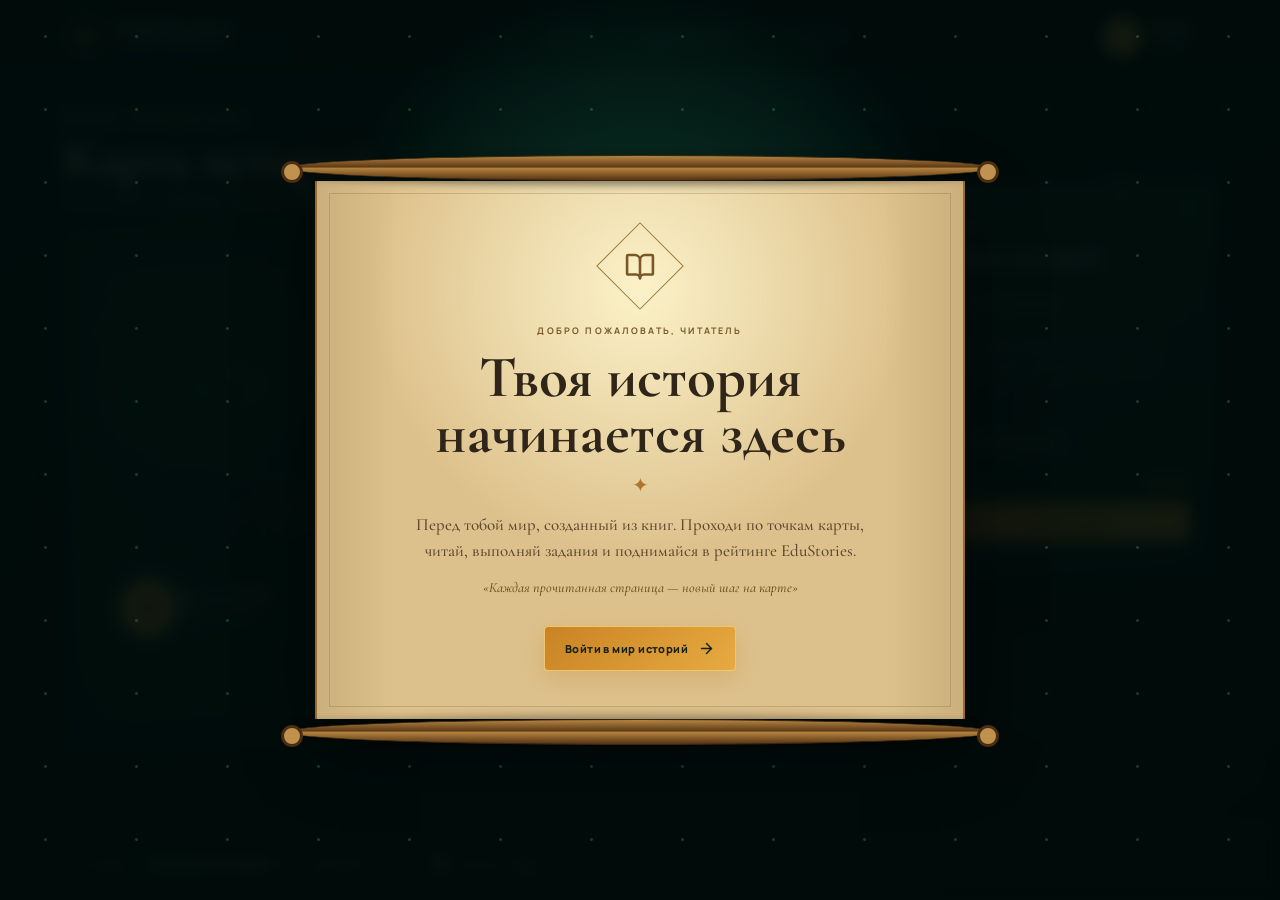
<file: index.html>
<!doctype html>
<html lang="ru">
  <head>
    <meta charset="UTF-8" />
    <meta name="viewport" content="width=device-width, initial-scale=1.0" />
    <meta name="theme-color" content="#061613" />
    <meta name="description" content="Образовательная карта чтения EduStories: книги, задания, опыт и командные приключения." />
    <meta name="robots" content="index, follow" />
    <title>EduStories — карта историй</title>
    <script type="module" crossorigin src="./assets/index-DaOrdLtp.js"></script>
    <link rel="stylesheet" crossorigin href="./assets/index-CH4ggRWC.css">
  </head>
  <body>
    <div id="root"></div>
  </body>
</html>
</file>
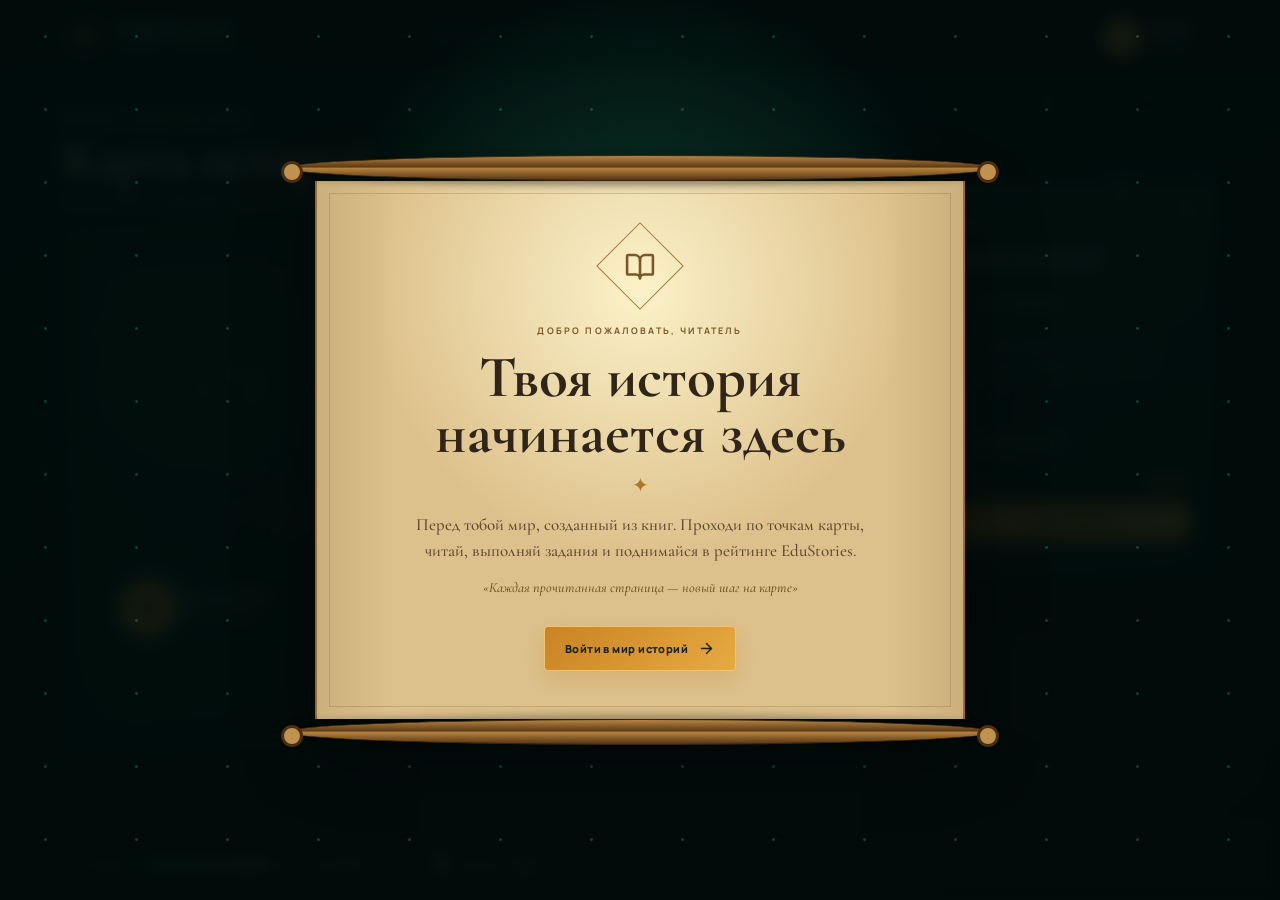
<file: docs/index.html>
<!doctype html>
<html lang="ru">
  <head>
    <meta charset="UTF-8" />
    <meta name="viewport" content="width=device-width, initial-scale=1.0" />
    <meta name="theme-color" content="#061613" />
    <meta name="description" content="Образовательная карта чтения EduStories: книги, задания, опыт и командные приключения." />
    <meta name="robots" content="index, follow" />
    <title>EduStories — карта историй</title>
    <script type="module" crossorigin src="./assets/index-7ZPAwcEN.js"></script>
    <link rel="stylesheet" crossorigin href="./assets/index-DwdhBijv.css">
  </head>
  <body>
    <div id="root"></div>
  </body>
</html>
</file>
<file: assets/index-CH4ggRWC.css>
@import"https://fonts.googleapis.com/css2?family=Cormorant+Garamond:ital,wght@0,500;0,600;0,700;1,500&family=Manrope:wght@400;500;600;700&display=swap";:root{font-family:Manrope,sans-serif;color:#eaf7ed;background:#061613;font-synthesis:none}*{box-sizing:border-box}html{scroll-behavior:smooth}body{margin:0;min-width:320px;min-height:100vh;overflow-x:hidden}button,a{font:inherit}button{color:inherit}button:focus-visible,a:focus-visible{outline:2px solid #e7ad49;outline-offset:3px}.app-shell{min-height:100vh;position:relative;overflow:hidden;background:radial-gradient(circle at 54% 32%,rgba(34,130,102,.22),transparent 34%),linear-gradient(160deg,#081e1a,#061411 54%,#030b0a)}.app-shell:before{content:"";position:absolute;top:74px;right:0;bottom:0;left:0;opacity:.24;pointer-events:none;background-image:radial-gradient(circle,rgba(116,242,181,.65) 0 1px,transparent 1.6px);background-size:74px 83px;-webkit-mask-image:linear-gradient(to bottom,black,transparent 78%);mask-image:linear-gradient(to bottom,black,transparent 78%)}.ambient{position:absolute;border-radius:50%;filter:blur(60px);pointer-events:none}.ambient-one{width:340px;height:340px;background:#158a641f;left:8%;top:20%}.ambient-two{width:280px;height:280px;background:#d2912f12;right:4%;bottom:8%}.topbar{height:74px;padding:0 clamp(20px,5vw,74px);display:flex;align-items:center;justify-content:space-between;border-bottom:1px solid rgba(126,208,166,.12);background:#041310d1;-webkit-backdrop-filter:blur(18px);backdrop-filter:blur(18px);position:relative;z-index:5}.brand{display:flex;align-items:center;gap:12px;color:#c9f3d8;text-decoration:none}.brand-mark{width:43px;height:43px;display:grid;place-items:center;border:1px solid rgba(201,243,216,.35);transform:rotate(45deg)}.brand-mark svg{transform:rotate(-45deg);color:#e7ad49}.brand b{display:block;font:700 25px/1 Cormorant Garamond,serif;letter-spacing:.02em}.brand small{display:block;margin-top:4px;font-size:8px;letter-spacing:.25em;text-transform:uppercase;color:#60b98e}.topbar nav{display:flex;gap:clamp(24px,4vw,62px)}.topbar nav a{color:#80b59d;text-decoration:none;font:600 12px Manrope,sans-serif;letter-spacing:.12em;text-transform:uppercase;transition:.2s}.topbar nav a:hover{color:#d3f4df}.profile-chip{display:flex;align-items:center;gap:10px;min-width:112px}.level-badge{width:36px;height:36px;display:grid;place-items:center;border-radius:50%;background:#e7ad49;color:#172018;font-weight:800;box-shadow:0 0 22px #e7ad4940}.profile-chip b,.profile-chip span{display:block}.profile-chip b{font-size:12px}.profile-chip span{color:#73aa91;font-size:9px;margin-top:2px}.map-layout{min-height:calc(100vh - 146px);padding:34px clamp(20px,5vw,74px) 28px;position:relative;z-index:2}.map-heading{display:flex;justify-content:space-between;align-items:flex-end;margin-bottom:22px}.eyebrow{color:#67dba4;text-transform:uppercase;letter-spacing:.24em;font-size:9px;font-weight:700;display:inline-flex;align-items:center;gap:7px}.eyebrow.dark{color:#7a5727}.map-heading h1,.class-panel h2,.quick-guide h2{margin:5px 0 1px;font:600 clamp(37px,4vw,58px)/1 "Cormorant Garamond",serif;color:#e3f5e9}.map-heading p{margin:4px 0 0;color:#7aaa94;font:italic 16px Cormorant Garamond,serif}.guide-button{border:1px solid rgba(87,199,146,.38);background:#07251ea6;border-radius:5px;padding:10px 15px;display:flex;gap:8px;align-items:center;cursor:pointer;color:#a9dfc1;transition:.2s;font-size:12px}.guide-button:hover{background:#155d4880;border-color:#59c18f}.map-stage{height:min(58vh,590px);min-height:430px;position:relative;margin-right:325px;border:1px solid rgba(90,166,132,.12);border-radius:10px;overflow:hidden;background:radial-gradient(ellipse at 78% 75%,rgba(22,104,76,.23),transparent 25%),radial-gradient(ellipse at 23% 28%,rgba(36,118,88,.16),transparent 24%),linear-gradient(150deg,#0d3128db,#051814eb);box-shadow:inset 0 0 70px #00000061,0 18px 50px #0000002e}.map-stage:before{content:"";position:absolute;top:0;right:0;bottom:0;left:0;opacity:.16;background:repeating-radial-gradient(ellipse at 20% 30%,transparent 0 28px,#7ab397 29px 30px,transparent 31px 48px)}.route{position:absolute;top:0;right:0;bottom:0;left:0;width:100%;height:100%;overflow:visible}.route path{fill:none;stroke:#ddb15c9e;stroke-width:2.1;stroke-dasharray:7 8;filter:drop-shadow(0 0 5px rgba(221,177,92,.2))}.terrain{position:absolute;opacity:.22;border:1px solid #76b091;transform:rotate(45deg)}.terrain-a{width:95px;height:95px;left:14%;top:15%}.terrain-b{width:140px;height:140px;right:20%;bottom:5%;border-radius:50%}.terrain-c{width:55px;height:55px;right:7%;top:14%}.map-label{position:absolute;color:#7bb19761;font:italic 17px Cormorant Garamond,serif;transform:rotate(-8deg)}.label-a{left:31%;top:19%}.label-b{right:5%;bottom:12%}.map-node{position:absolute;transform:translate(-50%,-50%);border:0;background:transparent;cursor:pointer;padding:0;z-index:2}.node-ring{width:48px;height:48px;display:grid;place-items:center;border-radius:50%;border:1px solid #65cd9b;background:#092a21;color:#b7efcf;transition:.25s;box-shadow:0 0 0 6px #3eaa771a,0 6px 18px #00000073}.node-copy{position:absolute;left:55px;top:3px;width:150px;text-align:left;pointer-events:none}.node-copy b,.node-copy small{display:block;white-space:nowrap}.node-copy b{font:600 15px Cormorant Garamond,serif;color:#d9f3e4}.node-copy small{color:#72a98f;font-size:9px;margin-top:3px}.map-node:hover .node-ring,.map-node.selected .node-ring{transform:scale(1.12);background:#125c43;box-shadow:0 0 0 8px #49cf911a,0 0 28px #40de9347}.map-node.active .node-ring{background:#dd9f3f;color:#152319;border-color:#ffd384;animation:nodePulse 2.2s infinite}.map-node.done .node-ring{background:#1d7153}.map-node.locked{cursor:not-allowed}.map-node.locked .node-ring{background:#152521;color:#577267;border-color:#415e52;box-shadow:none}.map-node.locked .node-copy{opacity:.4}@keyframes nodePulse{50%{box-shadow:0 0 0 11px #dea04000,0 0 28px #dea04061}}.quest-card{position:absolute;right:clamp(20px,5vw,74px);top:112px;width:296px;min-height:390px;padding:26px;background:linear-gradient(155deg,#123a2ff5,#051c17fa);border:1px solid rgba(104,204,158,.28);border-radius:8px;box-shadow:0 24px 55px #00000059}.quest-card:before{content:"";position:absolute;top:7px;right:7px;bottom:7px;left:7px;border:1px solid rgba(109,198,156,.09);pointer-events:none}.close-card,.modal-close{position:absolute;right:14px;top:14px;border:0;background:transparent;color:#6f9d88;cursor:pointer}.quest-chapter{color:#d9a854;letter-spacing:.2em;text-transform:uppercase;font-size:8px}.quest-card h2{font:600 26px/1.05 Cormorant Garamond,serif;margin:8px 26px 12px 0}.book-title{display:flex;align-items:center;gap:8px;color:#8fdfb6;font-size:11px;border-block:1px solid rgba(107,181,146,.14);padding:10px 0}.quest-card>p{color:#9cb8aa;font:italic 14px/1.55 Cormorant Garamond,serif;min-height:82px}.task-type{display:flex;gap:7px;align-items:center;color:#c2ddcf;font-size:10px;margin:18px 0 12px}.reward-row{display:flex;align-items:center;justify-content:space-between;padding:11px 0;border-top:1px solid rgba(107,181,146,.14);font-size:10px;color:#7fa18f}.reward-row strong{color:#efbc60;font-size:14px}.empty-card{min-height:330px;display:grid;place-content:center;text-align:center;color:#729583}.primary-button{border:1px solid #f2c56d;border-radius:4px;background:linear-gradient(135deg,#c98323,#e7aa41);color:#152118;padding:13px 20px;display:inline-flex;align-items:center;justify-content:center;gap:10px;cursor:pointer;font-weight:800;font-size:11px;letter-spacing:.04em;box-shadow:0 8px 24px #b4731938;transition:.2s}.primary-button:hover:not(:disabled){transform:translateY(-2px);filter:brightness(1.08)}.primary-button:disabled{opacity:.4;cursor:not-allowed;filter:grayscale(.4)}.primary-button.compact{width:100%;padding:11px 8px;font-size:9px}.statusbar{height:72px;padding:0 clamp(20px,5vw,74px);display:flex;align-items:center;gap:35px;border-top:1px solid rgba(126,208,166,.12);background:#030e0cc7;position:relative;z-index:3}.progress-block{display:grid;grid-template-columns:auto 155px auto;align-items:center;gap:10px;font-size:9px;color:#78a08d}.progress-block b{color:#d5ad67}.progress-track{width:155px;height:5px;background:#183a30;border-radius:4px;overflow:hidden}.progress-track i{display:block;height:100%;background:linear-gradient(90deg,#42bd83,#dfad4f)}.rank-mini{display:flex;align-items:center;gap:8px;border-left:1px solid rgba(112,169,143,.2);padding-left:30px;color:#78a08d;font-size:9px}.rank-mini svg{color:#dba74e}.rank-mini b{font:700 21px Cormorant Garamond,serif;color:#dff4e7}.leaders{margin-left:auto;display:flex;gap:14px}.leaders span{font-size:8px;color:#7a9c8d;display:flex;align-items:center;gap:5px}.leaders i{width:16px;height:16px;border:1px solid #466d5b;border-radius:50%;display:grid;place-items:center;font-style:normal}.leaders b{color:#c89a4b}.onboarding,.modal-backdrop{position:fixed;top:0;right:0;bottom:0;left:0;z-index:50;display:grid;place-items:center;padding:22px;background:#020f0cd6;-webkit-backdrop-filter:blur(8px);backdrop-filter:blur(8px);overflow-y:auto}.onboarding{background:radial-gradient(circle at 50% 35%,rgba(22,95,70,.58),transparent 38%),#010c0ae8}.onboarding-stars{position:fixed;top:0;right:0;bottom:0;left:0;pointer-events:none;background-image:radial-gradient(circle,rgba(104,255,179,.55) 0 1px,transparent 1.8px);background-size:91px 73px;opacity:.35}.scroll{width:min(650px,92vw);position:relative;color:#382518;transform-origin:center}.scroll-content{padding:54px 74px 48px;text-align:center;background:linear-gradient(90deg,rgba(92,57,22,.13),transparent 12%,transparent 88%,rgba(92,57,22,.13)),radial-gradient(circle at 50% 20%,rgba(255,247,207,.9),transparent 50%),#ddc18c;border-inline:2px solid #9a6b31;box-shadow:0 28px 70px #0000007a;position:relative}.scroll-content:after{content:"";position:absolute;top:12px;right:12px;bottom:12px;left:12px;border:1px solid rgba(105,69,31,.22);pointer-events:none}.scroll-rod{position:relative;z-index:2;height:26px;margin-inline:-28px;border-radius:50%;background:linear-gradient(#b48543,#5f3b17 45%,#b0803d 52%,#573314);border:1px solid #3b260f;box-shadow:0 4px 9px #00000073}.scroll-rod:before,.scroll-rod:after{content:"";position:absolute;top:5px;width:16px;height:16px;border-radius:50%;background:#c09250;border:3px solid #4b2d12}.scroll-rod:before{left:-7px}.scroll-rod:after{right:-7px}.scroll-rod.bottom{box-shadow:0 -4px 9px #00000052}.scroll-emblem{width:62px;height:62px;margin:0 auto 20px;display:grid;place-items:center;color:#7a5727;border:1px solid #9f753b;transform:rotate(45deg)}.scroll-emblem svg{transform:rotate(-45deg)}.scroll h2{margin:10px 0;font:700 clamp(38px,5vw,59px)/.95 "Cormorant Garamond",serif;color:#2f2519}.scroll p{max-width:470px;margin:14px auto;font:500 17px/1.5 Cormorant Garamond,serif;color:#5f482f}.scroll .signature{font-style:italic;color:#725226;font-size:14px}.ornament{color:#ad762c;font-size:20px}.scroll .primary-button{margin-top:14px;position:relative;z-index:2}.class-panel{width:min(1050px,95vw);text-align:center;padding:38px;border:1px solid rgba(95,210,158,.28);border-radius:10px;background:linear-gradient(150deg,#092d24fa,#041915fa);box-shadow:0 30px 80px #00000073}.class-panel h2{font-size:clamp(38px,5vw,55px)}.panel-lead{color:#8eb09f;font:italic 15px Cormorant Garamond,serif;margin:6px 0 28px}.class-grid{display:grid;grid-template-columns:repeat(4,1fr);gap:13px;margin-bottom:26px}.class-card{min-height:270px;text-align:left;position:relative;padding:22px 19px;color:#dcece4;border:1px solid rgba(105,180,146,.2);border-radius:6px;background:#0b372b7a;cursor:pointer;transition:.22s}.class-card:hover{transform:translateY(-4px);border-color:#65d5a19e;background:#10483794}.class-card.active{border-color:#e3ac50;background:linear-gradient(155deg,#20654ab8,#0c372bd1);box-shadow:0 0 0 2px #e3ac5024,0 14px 28px #00000040}.class-icon{width:52px;height:52px;display:grid;place-items:center;color:#e9b656;border:1px solid rgba(233,182,86,.5);border-radius:50%;margin-bottom:20px}.class-card h3{margin:0;font:600 24px Cormorant Garamond,serif}.class-card small{color:#6fc696;font-size:9px}.class-card p{color:#8ead9e;font:14px/1.45 Cormorant Garamond,serif}.class-card b{display:flex;gap:5px;align-items:center;color:#ddb05b;font-size:8px;text-transform:uppercase;letter-spacing:.06em}.class-card>i{position:absolute;top:14px;right:14px;width:22px;height:22px;border-radius:50%;border:1px solid #50866e;display:grid;place-items:center;color:#11231a;font-style:normal}.class-card.active>i{background:#e3ac50;border-color:#e3ac50}.guide-scroll .scroll-content{padding-block:42px 36px}.guide-scroll h2{font-size:clamp(34px,5vw,48px);margin-bottom:24px}.guide-list{display:grid;gap:10px;text-align:left}.guide-item{display:grid;grid-template-columns:28px 38px 1fr;align-items:center;gap:10px;padding:10px;border-bottom:1px solid rgba(100,67,30,.18)}.guide-item>span{color:#a27436;font-size:9px}.guide-item>i{width:36px;height:36px;display:grid;place-items:center;color:#855b24;border:1px solid rgba(125,86,37,.3);border-radius:50%}.guide-item b{display:block;font:700 16px Cormorant Garamond,serif;color:#392a1c}.guide-item p{margin:2px 0 0;font:12px/1.35 Manrope,sans-serif;color:#6b5035}.chosen-class{margin:18px 0 2px;padding:10px 16px;display:flex;align-items:center;justify-content:center;gap:10px;background:#754d1e14;border:1px solid rgba(117,77,30,.16);font-size:9px;text-transform:uppercase;letter-spacing:.1em}.chosen-class b{color:#7b5425}.chosen-class small{color:#956a35}.quick-guide{width:min(500px,94vw);position:relative;padding:34px;color:#dcefe5;border:1px solid rgba(98,210,159,.35);border-radius:8px;background:linear-gradient(150deg,#103f33,#071f1a);box-shadow:0 28px 70px #00000080}.quick-guide h2{font-size:39px;margin-bottom:20px}.quick-guide .guide-item{border-color:#6eba9726}.quick-guide .guide-item>i{color:#e2ae51;border-color:#e2ae5159}.quick-guide .guide-item b{color:#dff2e8}.quick-guide .guide-item p{color:#89aa9a}.quick-guide .guide-item>span{color:#d4a655}@media(max-width:980px){.topbar nav{display:none}.map-stage{margin-right:0;height:530px}.quest-card{position:relative;top:auto;right:auto;width:100%;min-height:0;margin-top:16px}.statusbar{height:auto;min-height:72px;padding-block:14px;flex-wrap:wrap}.leaders{display:none}.class-grid{grid-template-columns:repeat(2,1fr)}.class-card{min-height:230px}}@media(max-width:640px){.topbar{height:64px;padding-inline:15px}.brand small,.profile-chip div:last-child{display:none}.brand b{font-size:21px}.brand-mark{width:35px;height:35px}.map-layout{padding:24px 14px}.map-heading{align-items:flex-start}.map-heading h1{font-size:42px}.map-heading p{font-size:14px}.guide-button{padding:9px}.guide-button{font-size:0}.map-stage{min-height:500px}.node-copy{left:28px;top:50px;width:105px}.node-copy b{font-size:12px;white-space:normal}.node-copy small{display:none}.node-ring{width:41px;height:41px}.statusbar{padding-inline:15px}.progress-block{grid-template-columns:auto 1fr auto;width:100%}.progress-track{width:100%}.rank-mini{display:none}.scroll-content{padding:42px 28px 36px}.scroll h2{font-size:39px}.scroll p{font-size:15px}.scroll-rod{margin-inline:-14px}.class-panel{padding:28px 15px;margin-block:15px}.class-grid{grid-template-columns:1fr}.class-card{min-height:0}.class-card p{margin-bottom:9px}.class-icon{margin-bottom:12px}.guide-item{grid-template-columns:22px 34px 1fr;padding-inline:2px}.guide-item p{font-size:10px}.chosen-class{flex-wrap:wrap}}@media(prefers-reduced-motion:reduce){*,*:before,*:after{animation-duration:.01ms!important;animation-iteration-count:1!important;scroll-behavior:auto!important}}
</file>
<file: docs/assets/index-DwdhBijv.css>
@import"https://fonts.googleapis.com/css2?family=Cormorant+Garamond:ital,wght@0,500;0,600;0,700;1,500&family=Manrope:wght@400;500;600;700&display=swap";.reader-trail{min-height:calc(100vh - 74px);position:relative;z-index:2;overflow:hidden;padding-bottom:80px;background:linear-gradient(165deg,#08201adb,#04120ff5)}.reader-trail:before{content:"";position:absolute;top:0;right:0;bottom:0;left:0;opacity:.12;pointer-events:none;background-image:radial-gradient(circle,#72d7a6 0 1px,transparent 1.6px);background-size:87px 69px;-webkit-mask-image:linear-gradient(#000,transparent 78%);mask-image:linear-gradient(#000,transparent 78%)}.trail-glow{position:absolute;width:420px;height:420px;border-radius:50%;filter:blur(90px);pointer-events:none;opacity:.16}.trail-glow-one{left:-140px;top:160px;background:#35b77c}.trail-glow-two{right:-100px;top:520px;background:#d79232}.trail-hero,.trail-content{width:min(1180px,calc(100% - 40px));margin-inline:auto;position:relative}.trail-hero{padding-top:54px;text-align:center}.trail-hero>h1{margin:8px 0 3px;color:#edf8f1;font:700 clamp(42px,6vw,68px)/1 "Cormorant Garamond",serif}.trail-hero>p{margin:8px auto 28px;color:#7da18f;font:italic 16px Cormorant Garamond,serif}.reader-profile-card{display:grid;grid-template-columns:auto minmax(220px,1fr) auto auto;align-items:center;gap:26px;padding:28px;text-align:left;border:1px solid rgba(222,169,79,.3);border-radius:9px;background:linear-gradient(135deg,#103b2ef0,#061e19f5);box-shadow:0 24px 60px #0000004d,inset 0 1px #ffffff08}.reader-avatar{width:86px;height:86px;position:relative;display:grid;place-items:center;border-radius:50%;color:#16241c;font:800 36px Cormorant Garamond,serif;background:radial-gradient(circle at 32% 25%,#f1c777,#ba7626);border:3px solid #d8aa54;box-shadow:0 0 0 7px #daa95217,0 0 28px #daa95233}.reader-avatar i{position:absolute;right:-4px;bottom:-3px;width:27px;height:27px;display:grid;place-items:center;border-radius:50%;background:#1f805d;border:2px solid #0b3026;color:#fff;font:700 10px Manrope,sans-serif}.reader-identity>small{color:#d9aa55;font-size:8px;text-transform:uppercase;letter-spacing:.2em}.reader-identity h2{margin:5px 0 1px;font:700 29px Cormorant Garamond,serif}.reader-identity>p{margin:0;color:#79a28e;font-size:10px}.reader-xp-line{max-width:340px;display:flex;align-items:center;gap:11px;margin-top:13px}.reader-xp-line>span{flex:1;height:6px;overflow:hidden;border-radius:5px;background:#173b30}.reader-xp-line i{display:block;height:100%;background:linear-gradient(90deg,#39b879,#dfab4d)}.reader-xp-line b{color:#e1b25e;font-size:9px}.reader-stats{display:grid;grid-template-columns:repeat(4,68px);gap:7px}.reader-stats>div{padding:10px 5px;text-align:center;border:1px solid rgba(104,186,147,.15);border-radius:5px;background:#07211b94}.reader-stats svg{color:#dca94e;margin-bottom:3px}.reader-stats b,.reader-stats span{display:block}.reader-stats b{font:700 19px Cormorant Garamond,serif}.reader-stats span{color:#6c9983;font-size:7px;text-transform:uppercase;letter-spacing:.07em}.outline-button{min-width:146px;padding:11px 13px;display:flex;align-items:center;justify-content:center;gap:7px;border:1px solid rgba(87,199,146,.42);border-radius:4px;background:#0c3e2f6b;color:#aee3c6;cursor:pointer;font-size:9px;text-transform:uppercase;letter-spacing:.05em;transition:.2s}.outline-button:hover{background:#227e5b80;transform:translateY(-2px)}.trail-content{margin-top:64px}.trail-section{scroll-margin-top:95px;margin-bottom:78px}.trail-section-title{display:flex;align-items:center;gap:15px;margin-bottom:24px;padding-bottom:15px;border-bottom:1px solid rgba(105,184,147,.14)}.trail-section-title>i{width:45px;height:45px;flex:none;display:grid;place-items:center;border:1px solid rgba(221,169,77,.38);border-radius:50%;color:#dfad52;background:#daa2400f}.trail-section-title span{color:#64c896;font-size:8px;letter-spacing:.22em;text-transform:uppercase}.trail-section-title h2{margin:2px 0 0;font:700 29px Cormorant Garamond,serif}.trail-section-title p{margin:2px 0 0;color:#6f9582;font:italic 13px Cormorant Garamond,serif}.achievement-grid{display:grid;grid-template-columns:repeat(3,1fr);gap:12px}.achievement-card{position:relative;min-height:108px;display:flex;align-items:center;gap:13px;padding:18px;border-radius:6px;background:#0b3026a3;border:1px solid rgba(100,181,143,.17)}.achievement-card>i{width:42px;height:42px;flex:none;display:grid;place-items:center;border-radius:50%;background:#daa6471a;color:#dfad50;border:1px solid rgba(218,166,71,.28)}.achievement-card h3{margin:0;font:600 18px Cormorant Garamond,serif}.achievement-card p{margin:3px 0 0;color:#6f9783;font-size:8px}.achievement-card>span{position:absolute;top:10px;right:10px;width:19px;height:19px;display:grid;place-items:center;border-radius:50%;background:#287e5b;color:#fff;font-size:9px}.achievement-card.locked{opacity:.38;filter:grayscale(.65)}.achievement-card.locked>span{background:#3b5047}.trail-toolbar{display:flex;align-items:center;justify-content:space-between;margin-bottom:17px}.trail-toolbar>div{display:flex;gap:4px;padding:4px;border:1px solid rgba(92,170,134,.18);border-radius:5px;background:#051d178c}.trail-toolbar button{display:flex;align-items:center;gap:5px;border:0;border-radius:3px;padding:8px 13px;background:transparent;color:#739986;cursor:pointer;font-size:9px}.trail-toolbar button.active{background:#d59a3b;color:#14231b;font-weight:700}.trail-toolbar>span{color:#658a78;font-size:8px;text-transform:uppercase;letter-spacing:.1em}.book-grid{display:grid;grid-template-columns:repeat(3,1fr);gap:15px}.reader-book-card{display:grid;grid-template-columns:116px 1fr;min-height:185px;overflow:hidden;border:1px solid rgba(99,178,140,.18);border-radius:7px;background:#07251db8;box-shadow:0 12px 28px #0000002e}.book-cover{position:relative;display:flex;align-items:center;justify-content:center;border:0;cursor:pointer;color:#ffecc3e6}.book-cover:after{content:"";position:absolute;top:8px;right:8px;bottom:8px;left:8px;border:1px solid rgba(255,238,200,.22)}.book-cover>span{font:700 35px Cormorant Garamond,serif;text-shadow:0 3px 10px rgba(0,0,0,.5)}.book-cover>small{position:absolute;bottom:15px;z-index:1;font-size:6px;text-transform:uppercase;letter-spacing:.2em}.book-cover>i{position:absolute;top:10px;right:10px;z-index:2;color:#f3c36d}.reader-book-copy{padding:16px 14px}.reader-book-copy>span{color:#5ec38f;font-size:7px;text-transform:uppercase;letter-spacing:.1em}.reader-book-copy h3{margin:6px 0 0;font:700 18px/1.05 Cormorant Garamond,serif}.reader-book-copy>p{margin:4px 0 9px;color:#759a87;font:italic 11px Cormorant Garamond,serif}.book-rating{display:flex;gap:2px;color:#dfa94c}.reader-book-copy>button{margin-top:13px;padding:7px 10px;width:100%;border:1px solid rgba(218,165,72,.25);border-radius:3px;background:#daa5480f;color:#d9aa55;cursor:pointer;font-size:8px;transition:.2s}.reader-book-copy>button:hover{background:#d49a3d;color:#14231b}.map-history-grid{display:grid;grid-template-columns:repeat(4,1fr);gap:12px}.map-history-card{padding:18px;border:1px solid rgba(96,174,137,.18);border-radius:6px;background:linear-gradient(145deg,#0d352ab3,#061c17d1)}.map-history-top{display:flex;justify-content:space-between;align-items:center;color:#d7a750}.map-history-top span{padding:3px 7px;border-radius:10px;background:#4ac28514;color:#65c793;font-size:7px;text-transform:uppercase}.map-history-card h3{min-height:42px;margin:14px 0 2px;font:700 19px/1.05 Cormorant Garamond,serif}.map-history-card p{margin:0 0 13px;color:#709681;font-size:8px}.map-history-progress{height:5px;border-radius:4px;overflow:hidden;background:#18392f}.map-history-progress i{display:block;height:100%;background:linear-gradient(90deg,#3eb77c,#d9a348)}.map-history-card>b{display:block;margin-top:7px;text-align:right;color:#d5a34b;font-size:8px}.book-modal-backdrop{position:fixed;top:0;right:0;bottom:0;left:0;z-index:60;display:grid;place-items:center;padding:20px;background:#020d0ae0;-webkit-backdrop-filter:blur(10px);backdrop-filter:blur(10px)}.book-modal{width:min(560px,95vw);position:relative;padding:34px;border:1px solid rgba(218,169,79,.36);border-radius:8px;background:linear-gradient(150deg,#103c30,#061e19);box-shadow:0 30px 80px #00000080}.book-modal h2{margin:10px 0 0;font:700 34px Cormorant Garamond,serif}.book-modal-author{margin:0;color:#78a08b;font:italic 14px Cormorant Garamond,serif}.book-modal-meta{display:flex;gap:17px;margin:18px 0;padding-block:11px;border-block:1px solid rgba(100,175,141,.14)}.book-modal-meta span{display:flex;align-items:center;gap:6px;color:#8fb3a1;font-size:9px}.book-modal label{display:flex;align-items:center;gap:7px;margin-bottom:8px;color:#d7a652;font-size:9px;text-transform:uppercase;letter-spacing:.08em}.book-modal textarea{width:100%;resize:vertical;padding:13px;border:1px solid rgba(97,177,140,.23);border-radius:5px;outline:0;background:#02130f7a;color:#dcece4;font:italic 14px/1.5 Cormorant Garamond,serif}.book-modal textarea:focus{border-color:#5eb989;box-shadow:0 0 0 3px #4bb98514}.book-modal .primary-button{margin-top:15px;width:100%}@media(max-width:1100px){.reader-profile-card{grid-template-columns:auto 1fr auto}.reader-stats{grid-column:2/4;grid-template-columns:repeat(4,1fr)}.reader-profile-card>.outline-button{grid-column:3;grid-row:1}.book-grid{grid-template-columns:repeat(2,1fr)}}@media(max-width:760px){.trail-hero,.trail-content{width:min(100% - 28px,1180px)}.reader-profile-card{grid-template-columns:1fr;text-align:center}.reader-avatar{margin:auto}.reader-profile-card>.outline-button,.reader-stats{grid-column:auto;grid-row:auto}.reader-xp-line{margin-inline:auto}.achievement-grid{grid-template-columns:repeat(2,1fr)}.book-grid{grid-template-columns:1fr}.map-history-grid{grid-template-columns:repeat(2,1fr)}}@media(max-width:460px){.reader-stats{grid-template-columns:repeat(2,1fr)}.achievement-grid,.map-history-grid{grid-template-columns:1fr}.reader-book-card{grid-template-columns:100px 1fr}.trail-section-title p{font-size:11px}.book-modal{padding:25px 20px}}:root{font-family:Manrope,sans-serif;color:#eaf7ed;background:#061613;font-synthesis:none}*{box-sizing:border-box}html{scroll-behavior:smooth}body{margin:0;min-width:320px;min-height:100vh;overflow-x:hidden}button,a{font:inherit}button{color:inherit}button:focus-visible,a:focus-visible{outline:2px solid #e7ad49;outline-offset:3px}.app-shell{min-height:100vh;position:relative;overflow:hidden;background:radial-gradient(circle at 54% 32%,rgba(34,130,102,.22),transparent 34%),linear-gradient(160deg,#081e1a,#061411 54%,#030b0a)}.app-shell:before{content:"";position:absolute;top:74px;right:0;bottom:0;left:0;opacity:.24;pointer-events:none;background-image:radial-gradient(circle,rgba(116,242,181,.65) 0 1px,transparent 1.6px);background-size:74px 83px;-webkit-mask-image:linear-gradient(to bottom,black,transparent 78%);mask-image:linear-gradient(to bottom,black,transparent 78%)}.ambient{position:absolute;border-radius:50%;filter:blur(60px);pointer-events:none}.ambient-one{width:340px;height:340px;background:#158a641f;left:8%;top:20%}.ambient-two{width:280px;height:280px;background:#d2912f12;right:4%;bottom:8%}.topbar{height:74px;padding:0 clamp(20px,5vw,74px);display:flex;align-items:center;justify-content:space-between;border-bottom:1px solid rgba(126,208,166,.12);background:#041310d1;-webkit-backdrop-filter:blur(18px);backdrop-filter:blur(18px);position:relative;z-index:5}.brand{display:flex;align-items:center;gap:12px;color:#c9f3d8;text-decoration:none}.brand-button{border:0;background:transparent;padding:0;cursor:pointer;text-align:left}.brand-mark{width:43px;height:43px;display:grid;place-items:center;border:1px solid rgba(201,243,216,.35);transform:rotate(45deg)}.brand-mark svg{transform:rotate(-45deg);color:#e7ad49}.brand b{display:block;font:700 25px/1 Cormorant Garamond,serif;letter-spacing:.02em}.brand small{display:block;margin-top:4px;font-size:8px;letter-spacing:.25em;text-transform:uppercase;color:#60b98e}.topbar nav{display:flex;align-items:center;gap:clamp(8px,1.6vw,28px)}.nav-link{border:0;background:transparent;color:#80b59d;padding:11px 4px;cursor:pointer;font:600 11px Cormorant Garamond,serif;letter-spacing:.14em;transition:.2s;white-space:nowrap}.nav-link:hover,.nav-link.active{color:#d4efdf;text-shadow:0 0 12px rgba(95,220,157,.35)}.profile-chip{display:flex;align-items:center;gap:10px;min-width:112px;border:0;background:transparent;padding:0;cursor:pointer;text-align:left}.level-badge{width:36px;height:36px;display:grid;place-items:center;border-radius:50%;background:#e7ad49;color:#172018;font-weight:800;box-shadow:0 0 22px #e7ad4940}.profile-chip b,.profile-chip span{display:block}.profile-chip b{font-size:12px}.profile-chip span{color:#73aa91;font-size:9px;margin-top:2px}.reader-menu{position:relative}.reader-trigger{display:flex;align-items:center;gap:5px;color:#ddb15d}.reader-trigger svg{transition:transform .2s}.reader-menu.open .reader-trigger svg{transform:rotate(180deg)}.reader-dropdown{position:absolute;top:calc(100% + 8px);right:-18px;width:260px;padding:8px;opacity:0;visibility:hidden;transform:translateY(-8px);transition:.2s;z-index:20;border:1px solid rgba(104,204,158,.3);border-radius:7px;background:linear-gradient(155deg,#0b3027fc,#041814fc);box-shadow:0 20px 45px #00000080,inset 0 1px #ffffff06}.reader-dropdown:before{content:"";position:absolute;right:28px;top:-5px;width:9px;height:9px;transform:rotate(45deg);background:#0b3027;border-left:1px solid rgba(104,204,158,.3);border-top:1px solid rgba(104,204,158,.3)}.reader-menu.open .reader-dropdown{opacity:1;visibility:visible;transform:translateY(0)}.reader-dropdown button{width:100%;display:flex;gap:11px;align-items:center;padding:11px;border:0;border-radius:5px;background:transparent;cursor:pointer;text-align:left;color:#77cba3;transition:.18s}.reader-dropdown button:hover{background:#3fae7a1f;color:#e1f4e8}.reader-dropdown button+button{border-top:1px solid rgba(106,179,145,.1)}.reader-dropdown button>span{display:block}.reader-dropdown b,.reader-dropdown small{display:block}.reader-dropdown b{font:600 15px Cormorant Garamond,serif;color:#dceee4}.reader-dropdown small{margin-top:2px;color:#6f9d88;font-size:8px}.map-layout{min-height:calc(100vh - 146px);padding:34px clamp(20px,5vw,74px) 28px;position:relative;z-index:2}.map-heading{display:flex;justify-content:space-between;align-items:flex-end;margin-bottom:22px}.eyebrow{color:#67dba4;text-transform:uppercase;letter-spacing:.24em;font-size:9px;font-weight:700;display:inline-flex;align-items:center;gap:7px}.eyebrow.dark{color:#7a5727}.map-heading h1,.class-panel h2,.quick-guide h2{margin:5px 0 1px;font:600 clamp(37px,4vw,58px)/1 "Cormorant Garamond",serif;color:#e3f5e9}.map-heading p{margin:4px 0 0;color:#7aaa94;font:italic 16px Cormorant Garamond,serif}.guide-button{border:1px solid rgba(87,199,146,.38);background:#07251ea6;border-radius:5px;padding:10px 15px;display:flex;gap:8px;align-items:center;cursor:pointer;color:#a9dfc1;transition:.2s;font-size:12px}.guide-button:hover{background:#155d4880;border-color:#59c18f}.map-stage{height:min(58vh,590px);min-height:430px;position:relative;margin-right:325px;border:1px solid rgba(90,166,132,.12);border-radius:10px;overflow:hidden;background:radial-gradient(ellipse at 78% 75%,rgba(22,104,76,.23),transparent 25%),radial-gradient(ellipse at 23% 28%,rgba(36,118,88,.16),transparent 24%),linear-gradient(150deg,#0d3128db,#051814eb);box-shadow:inset 0 0 70px #00000061,0 18px 50px #0000002e}.map-stage:before{content:"";position:absolute;top:0;right:0;bottom:0;left:0;opacity:.16;background:repeating-radial-gradient(ellipse at 20% 30%,transparent 0 28px,#7ab397 29px 30px,transparent 31px 48px)}.route{position:absolute;top:0;right:0;bottom:0;left:0;width:100%;height:100%;overflow:visible}.route path{fill:none;stroke:#ddb15c9e;stroke-width:2.1;stroke-dasharray:7 8;filter:drop-shadow(0 0 5px rgba(221,177,92,.2))}.terrain{position:absolute;opacity:.22;border:1px solid #76b091;transform:rotate(45deg)}.terrain-a{width:95px;height:95px;left:14%;top:15%}.terrain-b{width:140px;height:140px;right:20%;bottom:5%;border-radius:50%}.terrain-c{width:55px;height:55px;right:7%;top:14%}.map-label{position:absolute;color:#7bb19761;font:italic 17px Cormorant Garamond,serif;transform:rotate(-8deg)}.label-a{left:31%;top:19%}.label-b{right:5%;bottom:12%}.map-node{position:absolute;transform:translate(-50%,-50%);border:0;background:transparent;cursor:pointer;padding:0;z-index:2}.node-ring{width:48px;height:48px;display:grid;place-items:center;border-radius:50%;border:1px solid #65cd9b;background:#092a21;color:#b7efcf;transition:.25s;box-shadow:0 0 0 6px #3eaa771a,0 6px 18px #00000073}.node-copy{position:absolute;left:55px;top:3px;width:150px;text-align:left;pointer-events:none}.node-copy b,.node-copy small{display:block;white-space:nowrap}.node-copy b{font:600 15px Cormorant Garamond,serif;color:#d9f3e4}.node-copy small{color:#72a98f;font-size:9px;margin-top:3px}.map-node:hover .node-ring,.map-node.selected .node-ring{transform:scale(1.12);background:#125c43;box-shadow:0 0 0 8px #49cf911a,0 0 28px #40de9347}.map-node.active .node-ring{background:#dd9f3f;color:#152319;border-color:#ffd384;animation:nodePulse 2.2s infinite}.map-node.done .node-ring{background:#1d7153}.map-node.locked{cursor:not-allowed}.map-node.locked .node-ring{background:#152521;color:#577267;border-color:#415e52;box-shadow:none}.map-node.locked .node-copy{opacity:.4}@keyframes nodePulse{50%{box-shadow:0 0 0 11px #dea04000,0 0 28px #dea04061}}.quest-card{position:absolute;right:clamp(20px,5vw,74px);top:112px;width:296px;min-height:390px;padding:26px;background:linear-gradient(155deg,#123a2ff5,#051c17fa);border:1px solid rgba(104,204,158,.28);border-radius:8px;box-shadow:0 24px 55px #00000059}.quest-card:before{content:"";position:absolute;top:7px;right:7px;bottom:7px;left:7px;border:1px solid rgba(109,198,156,.09);pointer-events:none}.close-card,.modal-close{position:absolute;right:14px;top:14px;border:0;background:transparent;color:#6f9d88;cursor:pointer}.quest-chapter{color:#d9a854;letter-spacing:.2em;text-transform:uppercase;font-size:8px}.quest-card h2{font:600 26px/1.05 Cormorant Garamond,serif;margin:8px 26px 12px 0}.book-title{display:flex;align-items:center;gap:8px;color:#8fdfb6;font-size:11px;border-block:1px solid rgba(107,181,146,.14);padding:10px 0}.quest-card>p{color:#9cb8aa;font:italic 14px/1.55 Cormorant Garamond,serif;min-height:82px}.task-type{display:flex;gap:7px;align-items:center;color:#c2ddcf;font-size:10px;margin:18px 0 12px}.reward-row{display:flex;align-items:center;justify-content:space-between;padding:11px 0;border-top:1px solid rgba(107,181,146,.14);font-size:10px;color:#7fa18f}.reward-row strong{color:#efbc60;font-size:14px}.empty-card{min-height:330px;display:grid;place-content:center;text-align:center;color:#729583}.primary-button{border:1px solid #f2c56d;border-radius:4px;background:linear-gradient(135deg,#c98323,#e7aa41);color:#152118;padding:13px 20px;display:inline-flex;align-items:center;justify-content:center;gap:10px;cursor:pointer;font-weight:800;font-size:11px;letter-spacing:.04em;box-shadow:0 8px 24px #b4731938;transition:.2s}.primary-button:hover:not(:disabled){transform:translateY(-2px);filter:brightness(1.08)}.primary-button:disabled{opacity:.4;cursor:not-allowed;filter:grayscale(.4)}.primary-button.compact{width:100%;padding:11px 8px;font-size:9px}.statusbar{height:72px;padding:0 clamp(20px,5vw,74px);display:flex;align-items:center;gap:35px;border-top:1px solid rgba(126,208,166,.12);background:#030e0cc7;position:relative;z-index:3}.progress-block{display:grid;grid-template-columns:auto 155px auto;align-items:center;gap:10px;font-size:9px;color:#78a08d}.progress-block b{color:#d5ad67}.progress-track{width:155px;height:5px;background:#183a30;border-radius:4px;overflow:hidden}.progress-track i{display:block;height:100%;background:linear-gradient(90deg,#42bd83,#dfad4f)}.rank-mini{display:flex;align-items:center;gap:8px;border-left:1px solid rgba(112,169,143,.2);padding-left:30px;color:#78a08d;font-size:9px}.rank-mini svg{color:#dba74e}.rank-mini b{font:700 21px Cormorant Garamond,serif;color:#dff4e7}.leaders{margin-left:auto;display:flex;gap:14px}.leaders span{font-size:8px;color:#7a9c8d;display:flex;align-items:center;gap:5px}.leaders i{width:16px;height:16px;border:1px solid #466d5b;border-radius:50%;display:grid;place-items:center;font-style:normal}.leaders b{color:#c89a4b}.onboarding,.modal-backdrop{position:fixed;top:0;right:0;bottom:0;left:0;z-index:50;display:grid;place-items:center;padding:22px;background:#020f0cd6;-webkit-backdrop-filter:blur(8px);backdrop-filter:blur(8px);overflow-y:auto}.onboarding{background:radial-gradient(circle at 50% 35%,rgba(22,95,70,.58),transparent 38%),#010c0ae8}.onboarding-stars{position:fixed;top:0;right:0;bottom:0;left:0;pointer-events:none;background-image:radial-gradient(circle,rgba(104,255,179,.55) 0 1px,transparent 1.8px);background-size:91px 73px;opacity:.35}.scroll{width:min(650px,92vw);position:relative;color:#382518;transform-origin:center}.scroll-content{padding:54px 74px 48px;text-align:center;background:linear-gradient(90deg,rgba(92,57,22,.13),transparent 12%,transparent 88%,rgba(92,57,22,.13)),radial-gradient(circle at 50% 20%,rgba(255,247,207,.9),transparent 50%),#ddc18c;border-inline:2px solid #9a6b31;box-shadow:0 28px 70px #0000007a;position:relative}.scroll-content:after{content:"";position:absolute;top:12px;right:12px;bottom:12px;left:12px;border:1px solid rgba(105,69,31,.22);pointer-events:none}.scroll-rod{position:relative;z-index:2;height:26px;margin-inline:-28px;border-radius:50%;background:linear-gradient(#b48543,#5f3b17 45%,#b0803d 52%,#573314);border:1px solid #3b260f;box-shadow:0 4px 9px #00000073}.scroll-rod:before,.scroll-rod:after{content:"";position:absolute;top:5px;width:16px;height:16px;border-radius:50%;background:#c09250;border:3px solid #4b2d12}.scroll-rod:before{left:-7px}.scroll-rod:after{right:-7px}.scroll-rod.bottom{box-shadow:0 -4px 9px #00000052}.scroll-emblem{width:62px;height:62px;margin:0 auto 20px;display:grid;place-items:center;color:#7a5727;border:1px solid #9f753b;transform:rotate(45deg)}.scroll-emblem svg{transform:rotate(-45deg)}.scroll h2{margin:10px 0;font:700 clamp(38px,5vw,59px)/.95 "Cormorant Garamond",serif;color:#2f2519}.scroll p{max-width:470px;margin:14px auto;font:500 17px/1.5 Cormorant Garamond,serif;color:#5f482f}.scroll .signature{font-style:italic;color:#725226;font-size:14px}.ornament{color:#ad762c;font-size:20px}.scroll .primary-button{margin-top:14px;position:relative;z-index:2}.class-panel{width:min(1050px,95vw);text-align:center;padding:38px;border:1px solid rgba(95,210,158,.28);border-radius:10px;background:linear-gradient(150deg,#092d24fa,#041915fa);box-shadow:0 30px 80px #00000073}.class-panel h2{font-size:clamp(38px,5vw,55px)}.panel-lead{color:#8eb09f;font:italic 15px Cormorant Garamond,serif;margin:6px 0 28px}.class-grid{display:grid;grid-template-columns:repeat(4,1fr);gap:13px;margin-bottom:26px}.class-card{min-height:270px;text-align:left;position:relative;padding:22px 19px;color:#dcece4;border:1px solid rgba(105,180,146,.2);border-radius:6px;background:#0b372b7a;cursor:pointer;transition:.22s}.class-card:hover{transform:translateY(-4px);border-color:#65d5a19e;background:#10483794}.class-card.active{border-color:#e3ac50;background:linear-gradient(155deg,#20654ab8,#0c372bd1);box-shadow:0 0 0 2px #e3ac5024,0 14px 28px #00000040}.class-icon{width:52px;height:52px;display:grid;place-items:center;color:#e9b656;border:1px solid rgba(233,182,86,.5);border-radius:50%;margin-bottom:20px}.class-card h3{margin:0;font:600 24px Cormorant Garamond,serif}.class-card small{color:#6fc696;font-size:9px}.class-card p{color:#8ead9e;font:14px/1.45 Cormorant Garamond,serif}.class-card b{display:flex;gap:5px;align-items:center;color:#ddb05b;font-size:8px;text-transform:uppercase;letter-spacing:.06em}.class-card>i{position:absolute;top:14px;right:14px;width:22px;height:22px;border-radius:50%;border:1px solid #50866e;display:grid;place-items:center;color:#11231a;font-style:normal}.class-card.active>i{background:#e3ac50;border-color:#e3ac50}.guide-scroll .scroll-content{padding-block:42px 36px}.guide-scroll h2{font-size:clamp(34px,5vw,48px);margin-bottom:24px}.guide-list{display:grid;gap:10px;text-align:left}.guide-item{display:grid;grid-template-columns:28px 38px 1fr;align-items:center;gap:10px;padding:10px;border-bottom:1px solid rgba(100,67,30,.18)}.guide-item>span{color:#a27436;font-size:9px}.guide-item>i{width:36px;height:36px;display:grid;place-items:center;color:#855b24;border:1px solid rgba(125,86,37,.3);border-radius:50%}.guide-item b{display:block;font:700 16px Cormorant Garamond,serif;color:#392a1c}.guide-item p{margin:2px 0 0;font:12px/1.35 Manrope,sans-serif;color:#6b5035}.chosen-class{margin:18px 0 2px;padding:10px 16px;display:flex;align-items:center;justify-content:center;gap:10px;background:#754d1e14;border:1px solid rgba(117,77,30,.16);font-size:9px;text-transform:uppercase;letter-spacing:.1em}.chosen-class b{color:#7b5425}.chosen-class small{color:#956a35}.quick-guide{width:min(500px,94vw);position:relative;padding:34px;color:#dcefe5;border:1px solid rgba(98,210,159,.35);border-radius:8px;background:linear-gradient(150deg,#103f33,#071f1a);box-shadow:0 28px 70px #00000080}.quick-guide h2{font-size:39px;margin-bottom:20px}.quick-guide .guide-item{border-color:#6eba9726}.quick-guide .guide-item>i{color:#e2ae51;border-color:#e2ae5159}.quick-guide .guide-item b{color:#dff2e8}.quick-guide .guide-item p{color:#89aa9a}.quick-guide .guide-item>span{color:#d4a655}@media(max-width:980px){.topbar .main-nav{display:flex;margin-left:auto;margin-right:16px}.main-nav>.nav-link{display:none}.map-stage{margin-right:0;height:530px}.quest-card{position:relative;top:auto;right:auto;width:100%;min-height:0;margin-top:16px}.statusbar{height:auto;min-height:72px;padding-block:14px;flex-wrap:wrap}.leaders{display:none}.class-grid{grid-template-columns:repeat(2,1fr)}.class-card{min-height:230px}}@media(max-width:640px){.topbar{height:64px;padding-inline:15px}.brand small,.profile-chip div:last-child{display:none}.brand b{font-size:21px}.brand-mark{width:35px;height:35px}.topbar .main-nav{margin-right:8px}.reader-trigger{font-size:10px}.reader-dropdown{position:fixed;top:60px;right:10px;left:10px;width:auto}.reader-dropdown:before{right:96px}.map-layout{padding:24px 14px}.map-heading{align-items:flex-start}.map-heading h1{font-size:42px}.map-heading p{font-size:14px}.guide-button{padding:9px}.guide-button{font-size:0}.map-stage{min-height:500px}.node-copy{left:28px;top:50px;width:105px}.node-copy b{font-size:12px;white-space:normal}.node-copy small{display:none}.node-ring{width:41px;height:41px}.statusbar{padding-inline:15px}.progress-block{grid-template-columns:auto 1fr auto;width:100%}.progress-track{width:100%}.rank-mini{display:none}.scroll-content{padding:42px 28px 36px}.scroll h2{font-size:39px}.scroll p{font-size:15px}.scroll-rod{margin-inline:-14px}.class-panel{padding:28px 15px;margin-block:15px}.class-grid{grid-template-columns:1fr}.class-card{min-height:0}.class-card p{margin-bottom:9px}.class-icon{margin-bottom:12px}.guide-item{grid-template-columns:22px 34px 1fr;padding-inline:2px}.guide-item p{font-size:10px}.chosen-class{flex-wrap:wrap}}@media(prefers-reduced-motion:reduce){*,*:before,*:after{animation-duration:.01ms!important;animation-iteration-count:1!important;scroll-behavior:auto!important}}
</file>
